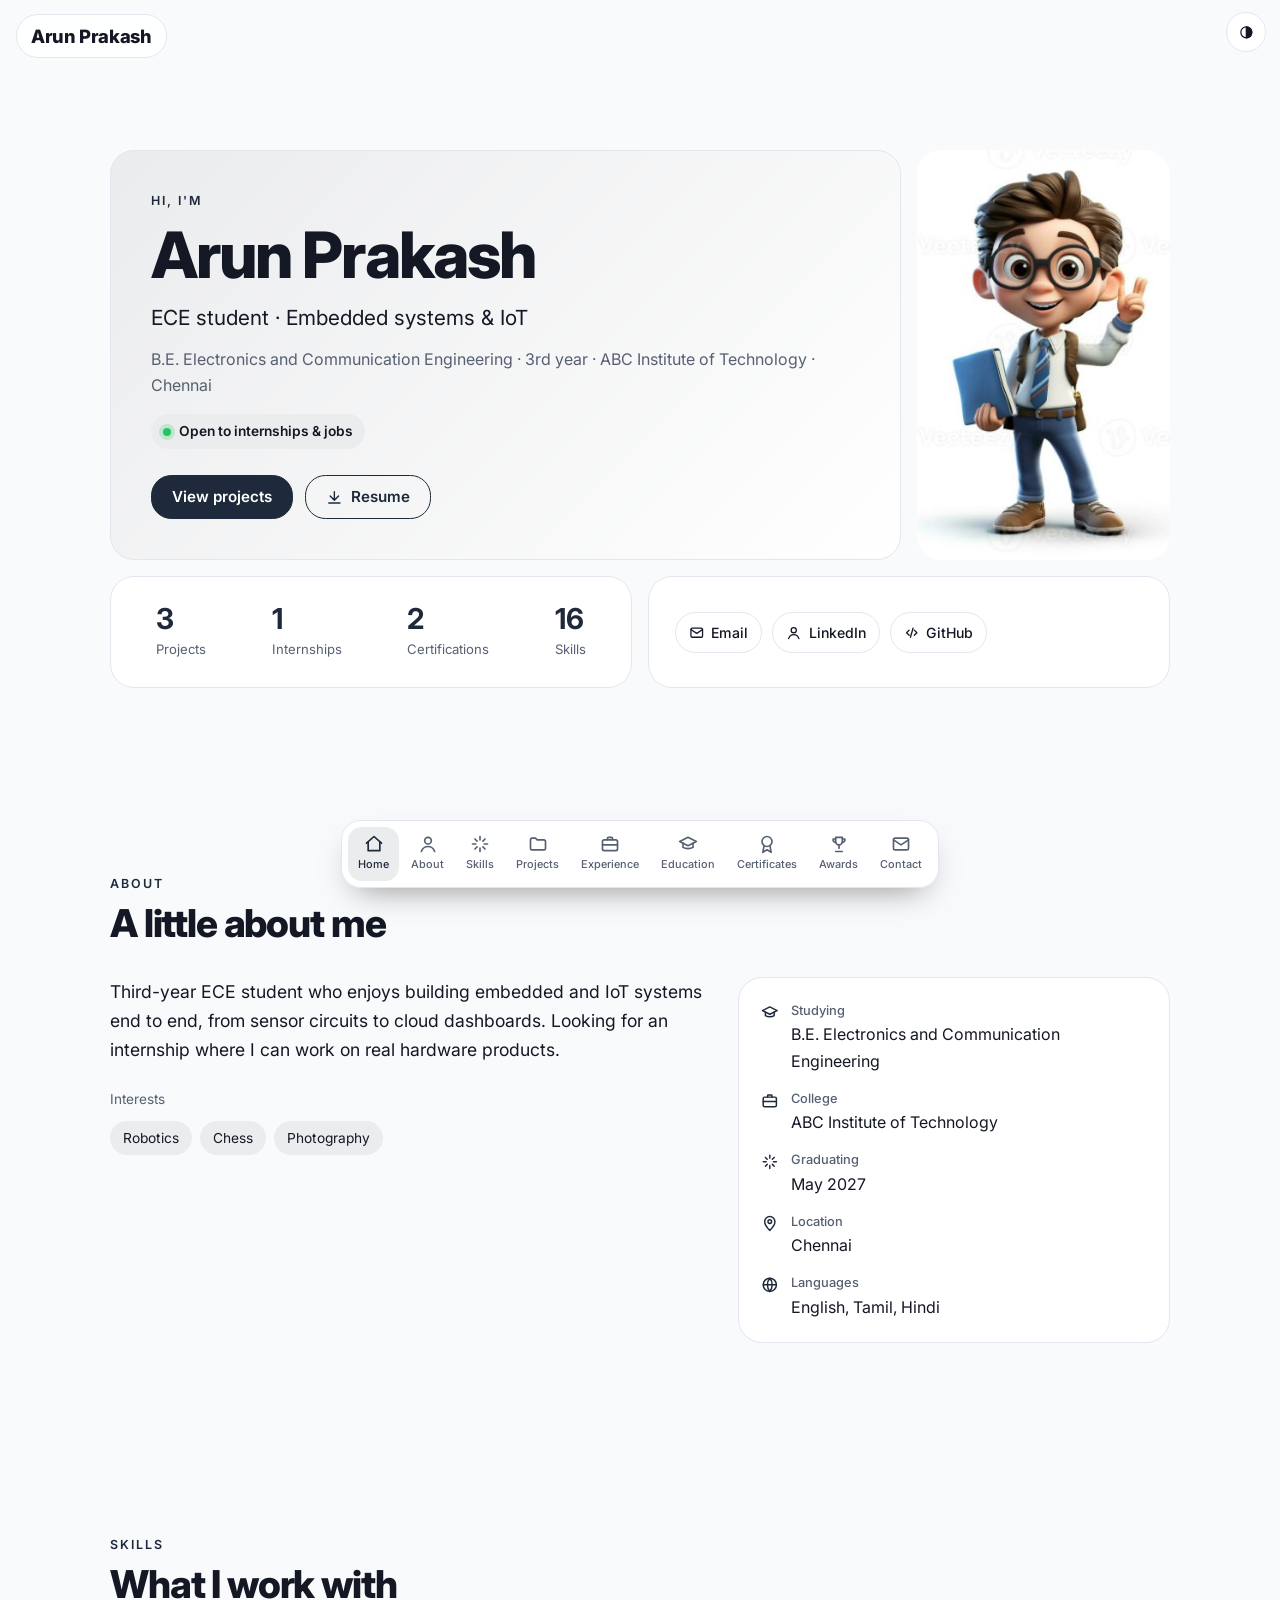
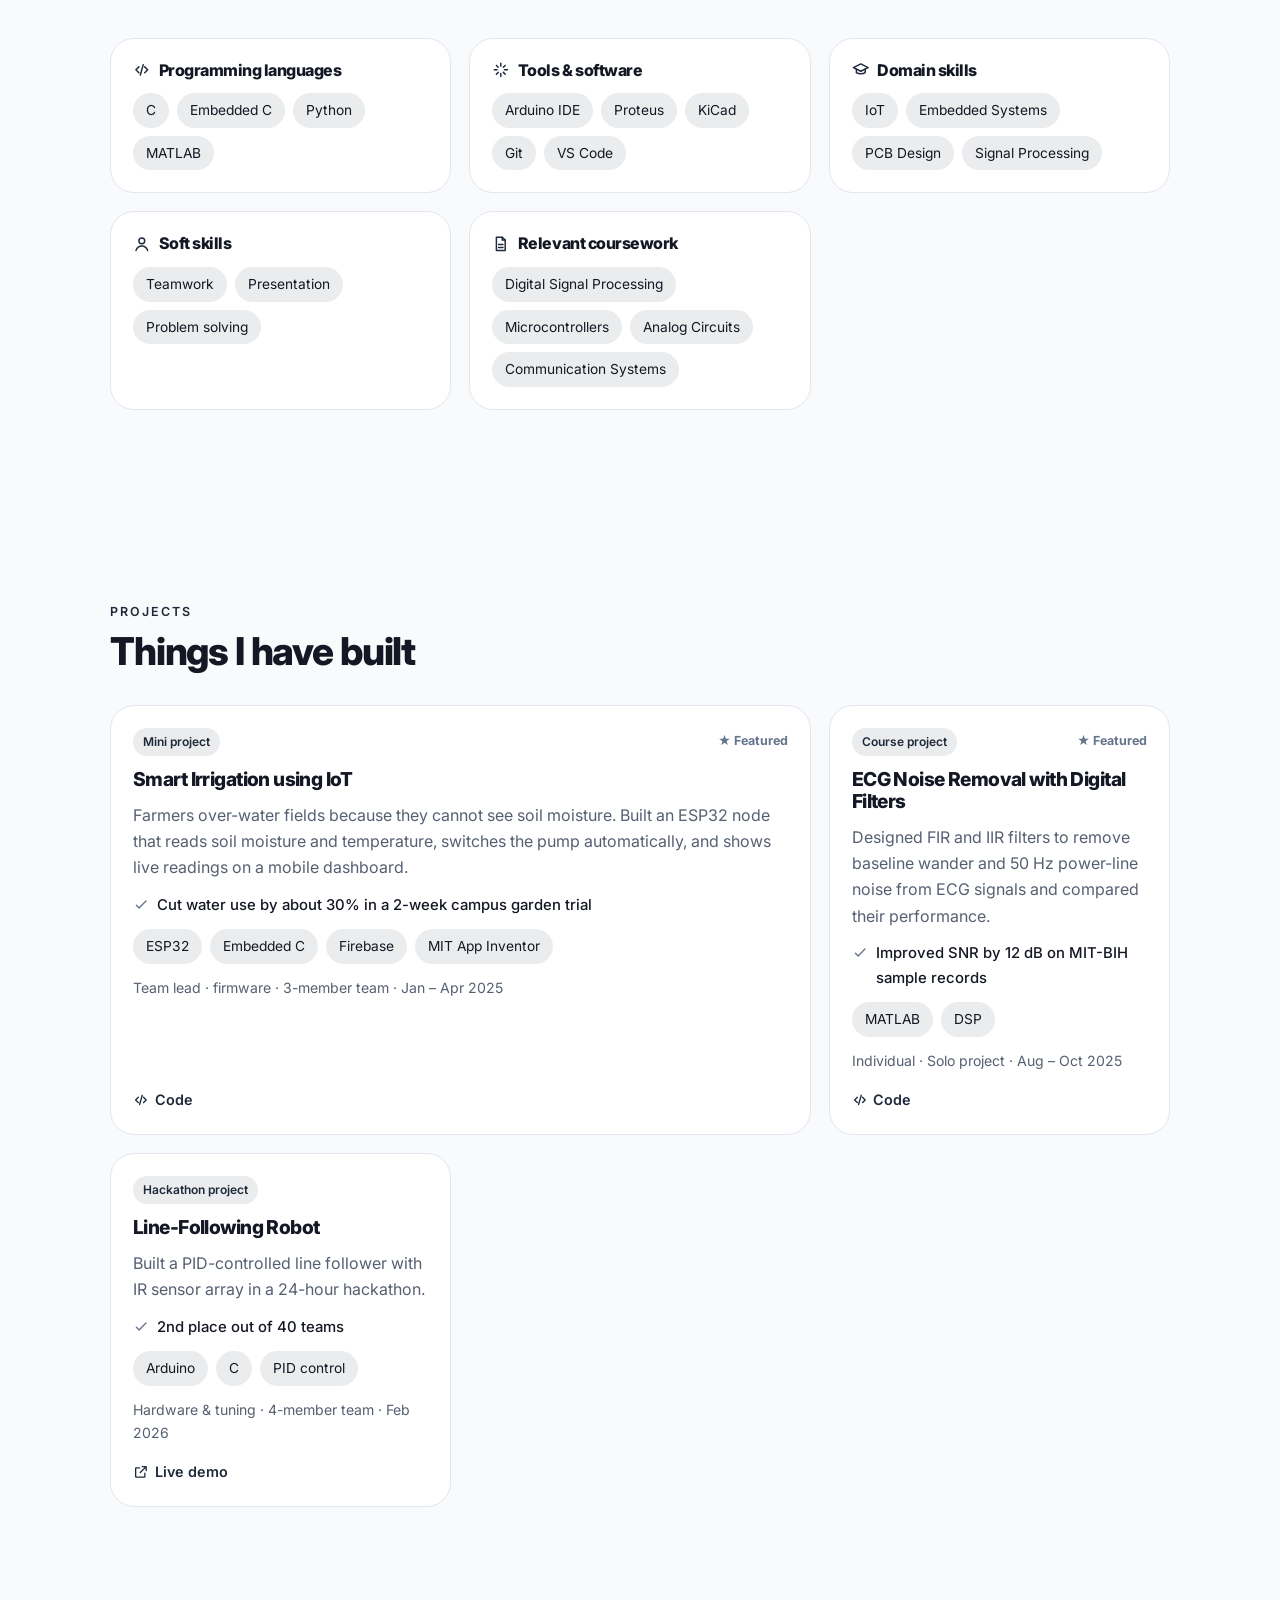
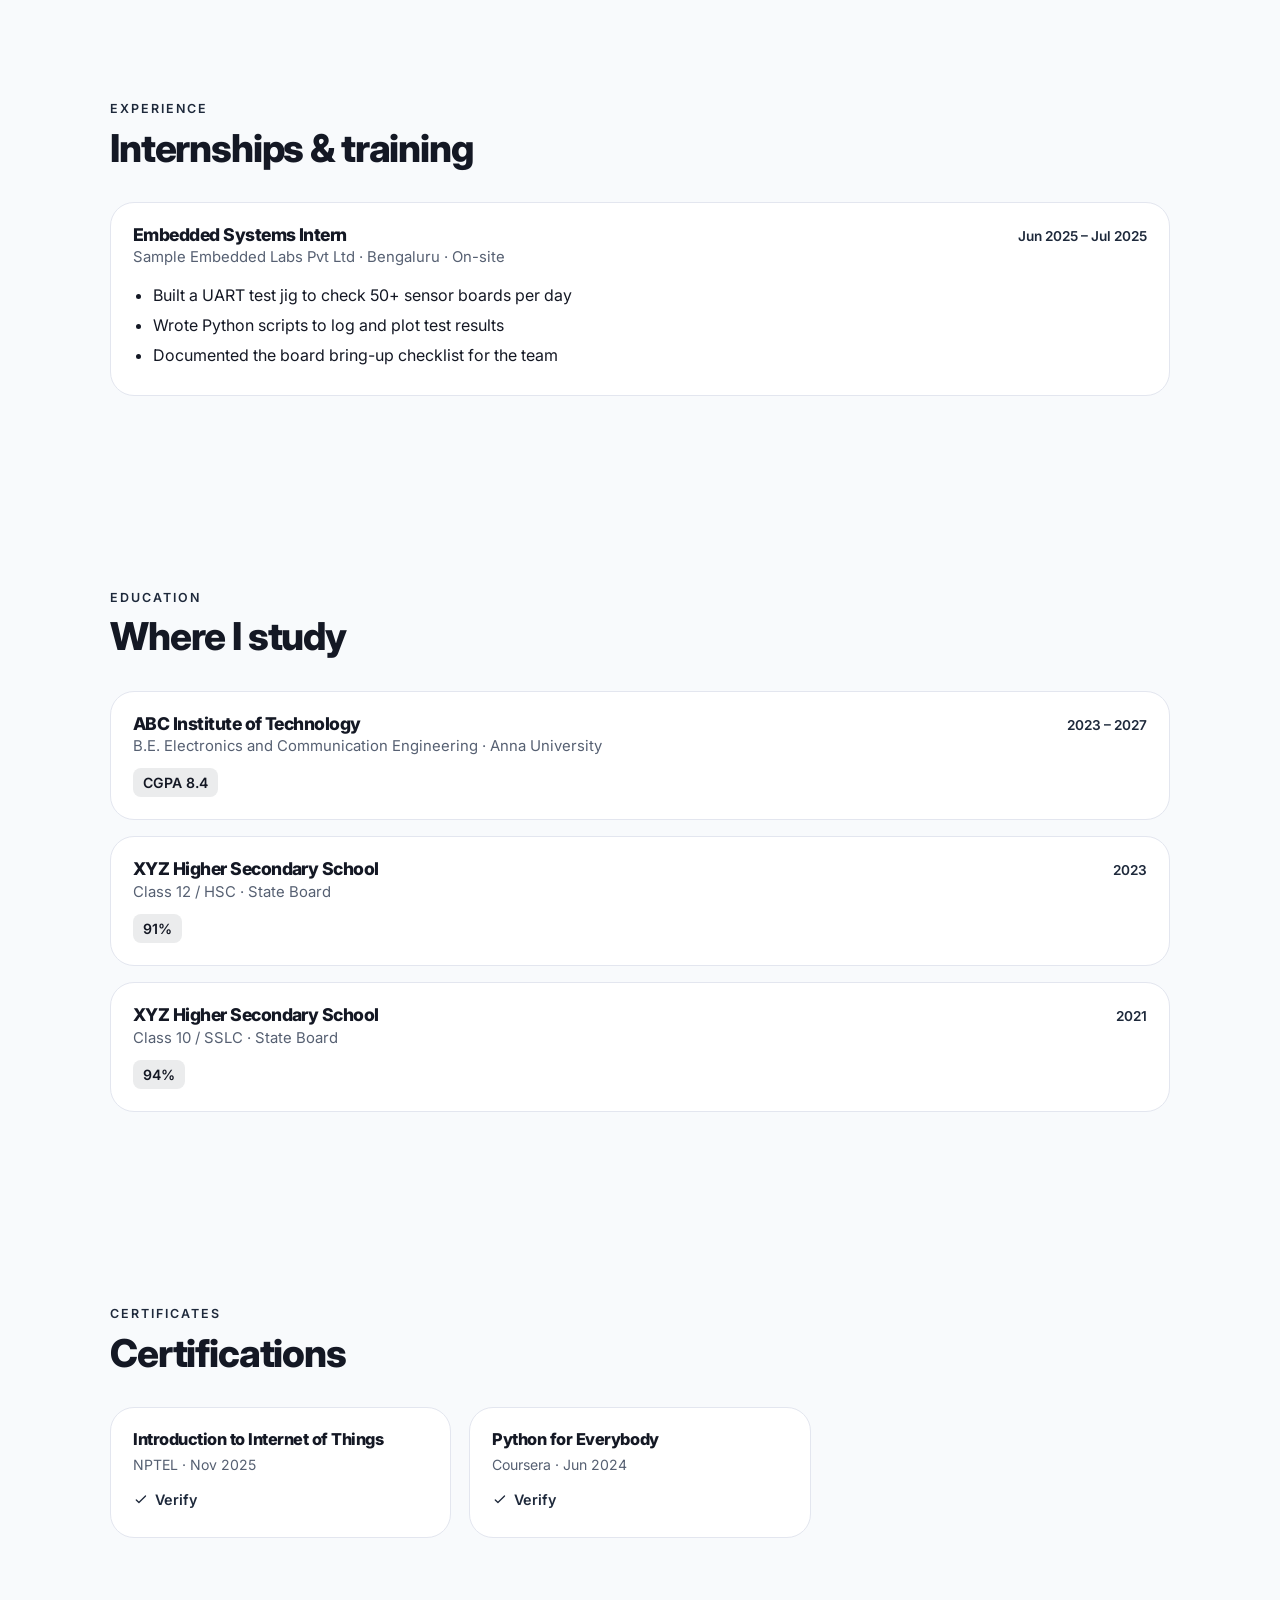
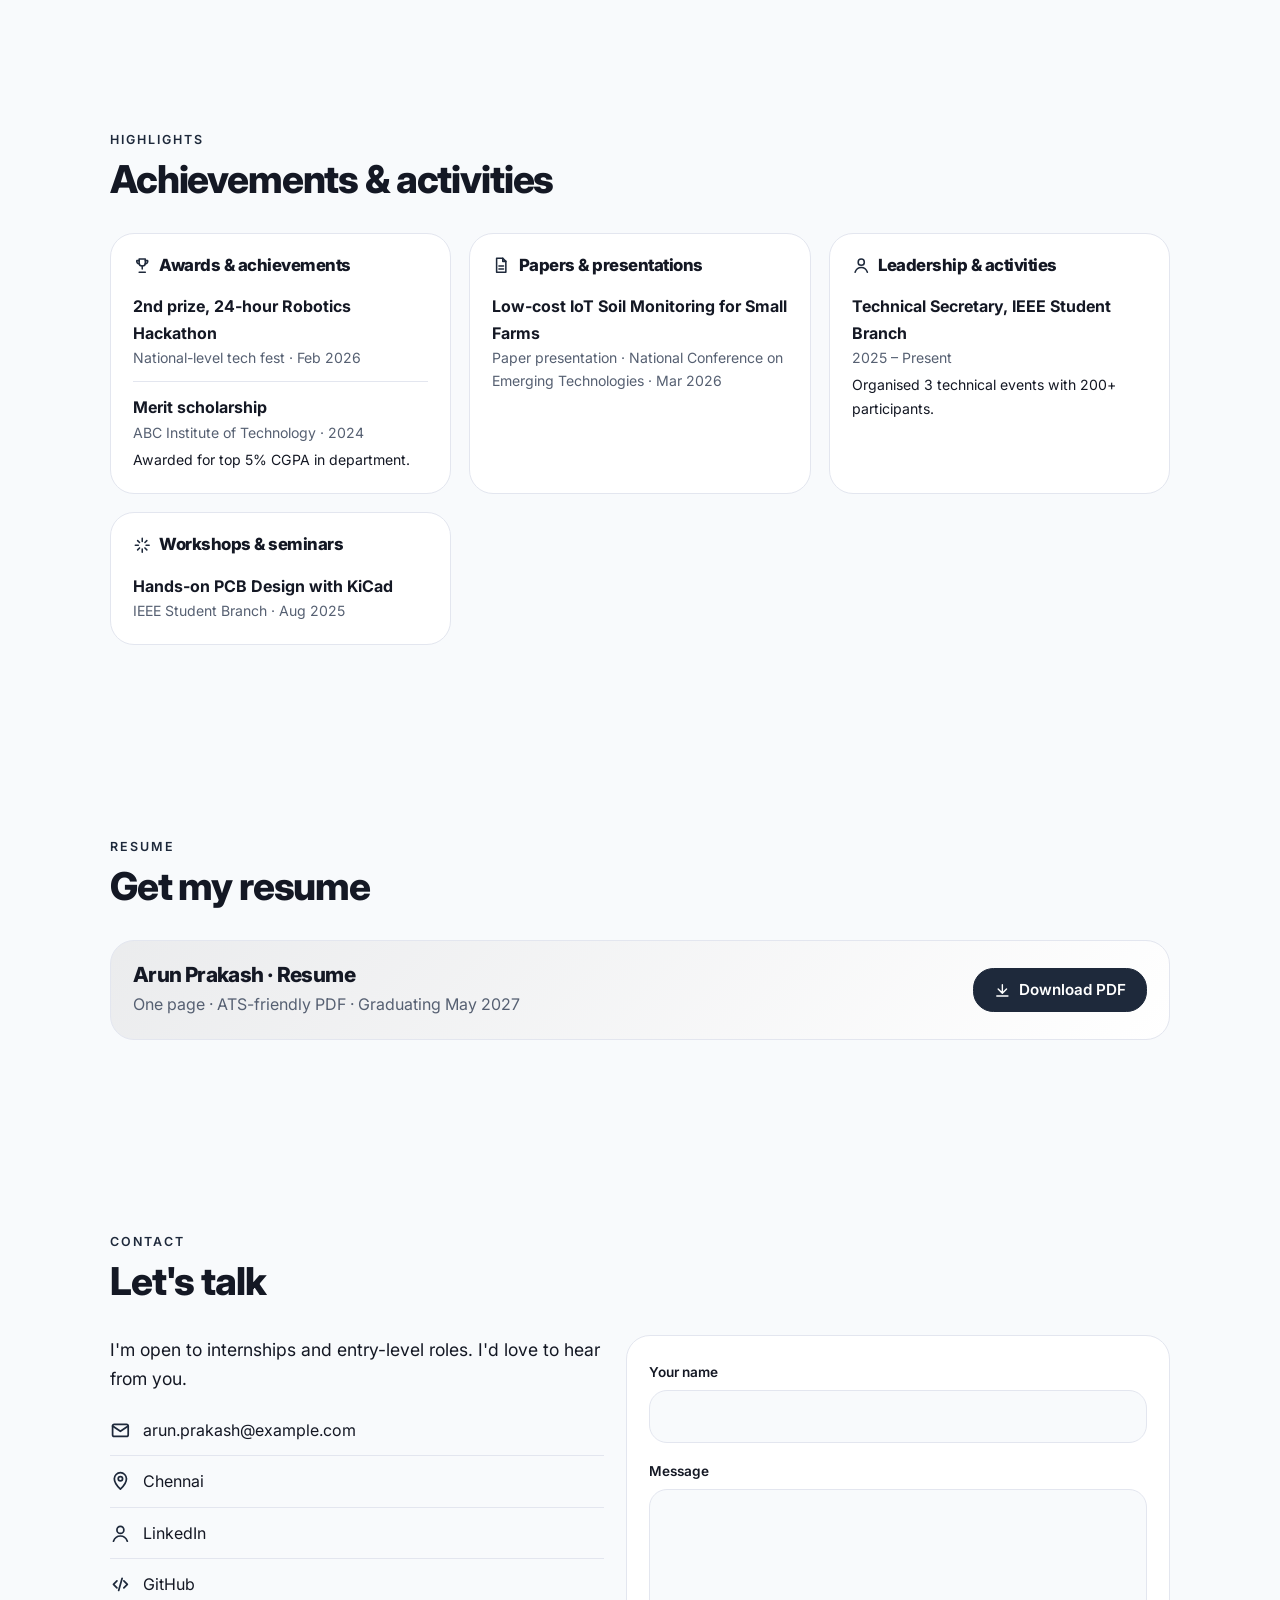
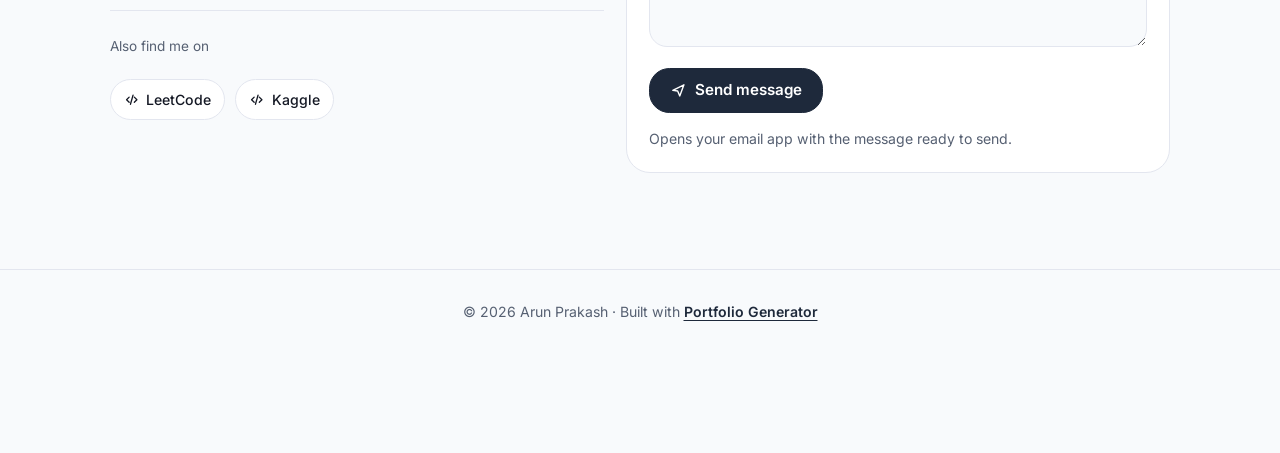
<file: index.html>
<!doctype html>
<html lang="en">
<head>
<meta charset="utf-8">
<meta name="viewport" content="width=device-width,initial-scale=1">
<title>Arun Prakash · Portfolio</title>
<meta name="description" content="ECE student · Embedded systems &amp; IoT">
<meta name="author" content="Arun Prakash">
<meta property="og:type" content="website">
<meta property="og:title" content="Arun Prakash · Portfolio">
<meta property="og:description" content="ECE student · Embedded systems &amp; IoT">
<meta property="og:url" content="https://arunprakash.github.io/portfolio/">
<link rel="canonical" href="https://arunprakash.github.io/portfolio/">
<meta property="og:image" content="https://arunprakash.github.io/portfolio/assets/img/profile.jpg">
<meta name="theme-color" content="#1e293b">
<meta name="color-scheme" content="light dark">
<link rel="icon" href="data:image/svg+xml,%3Csvg%20xmlns%3D%22http%3A%2F%2Fwww.w3.org%2F2000%2Fsvg%22%20viewBox%3D%220%200%2064%2064%22%3E%3Crect%20width%3D%2264%22%20height%3D%2264%22%20rx%3D%2216%22%20fill%3D%22%231e293b%22%2F%3E%3Ctext%20x%3D%2232%22%20y%3D%2245%22%20font-family%3D%22Arial%2Csans-serif%22%20font-size%3D%2236%22%20font-weight%3D%22800%22%20fill%3D%22%23fff%22%20text-anchor%3D%22middle%22%3EA%3C%2Ftext%3E%3C%2Fsvg%3E">
<link rel="preconnect" href="https://fonts.googleapis.com">
<link rel="preconnect" href="https://fonts.gstatic.com" crossorigin>
<link rel="stylesheet" href="https://fonts.googleapis.com/css2?family=Inter:wght@400;500;600;700;800&display=swap">
<link rel="stylesheet" href="css/style.css">
</head>
<body class="L-bento N-dock A-slide F-modern">
<header class="nav" id="nav"><a class="brand" href="#home">Arun Prakash</a><nav class="links" aria-label="Sections"><a href="#home"><svg class="i" viewBox="0 0 24 24" aria-hidden="true"><path d="M3 11l9-8 9 8"/><path d="M5 10v10h14V10"/></svg><span>Home</span></a><a href="#about"><svg class="i" viewBox="0 0 24 24" aria-hidden="true"><circle cx="12" cy="8" r="4"/><path d="M4 21c1.5-4 4.5-6 8-6s6.5 2 8 6"/></svg><span>About</span></a><a href="#skills"><svg class="i" viewBox="0 0 24 24" aria-hidden="true"><path d="M12 3v4M12 17v4M3 12h4M17 12h4M6 6l2.5 2.5M15.5 15.5L18 18M18 6l-2.5 2.5M8.5 15.5L6 18"/></svg><span>Skills</span></a><a href="#projects"><svg class="i" viewBox="0 0 24 24" aria-hidden="true"><path d="M3 7a2 2 0 0 1 2-2h4l2 2h8a2 2 0 0 1 2 2v8a2 2 0 0 1-2 2H5a2 2 0 0 1-2-2z"/></svg><span>Projects</span></a><a href="#experience"><svg class="i" viewBox="0 0 24 24" aria-hidden="true"><rect x="3" y="7" width="18" height="13" rx="2"/><path d="M9 7V5a1 1 0 0 1 1-1h4a1 1 0 0 1 1 1v2M3 13h18"/></svg><span>Experience</span></a><a href="#education"><svg class="i" viewBox="0 0 24 24" aria-hidden="true"><path d="M2 9l10-5 10 5-10 5z"/><path d="M6 11v5c3 2 9 2 12 0v-5"/></svg><span>Education</span></a><a href="#certifications"><svg class="i" viewBox="0 0 24 24" aria-hidden="true"><circle cx="12" cy="9" r="6"/><path d="M8.5 14L7 22l5-3 5 3-1.5-8"/></svg><span>Certificates</span></a><a href="#achievements"><svg class="i" viewBox="0 0 24 24" aria-hidden="true"><path d="M8 4h8v5a4 4 0 0 1-8 0z"/><path d="M8 6H5a3 3 0 0 0 3 4M16 6h3a3 3 0 0 1-3 4M12 13v4M8 21h8"/></svg><span>Awards</span></a><a href="#contact"><svg class="i" viewBox="0 0 24 24" aria-hidden="true"><rect x="3" y="5" width="18" height="14" rx="2"/><path d="M3 7l9 6 9-6"/></svg><span>Contact</span></a></nav><div class="tools"><button class="ib tt" id="themeToggle" type="button" aria-label="Switch light or dark mode" title="Light / dark"><svg class="i" viewBox="0 0 24 24" aria-hidden="true"><circle cx="12" cy="12" r="9"/><path d="M12 3a9 9 0 0 1 0 18z" fill="currentColor"/></svg></button><button class="ib burger" id="burger" type="button" aria-label="Open menu" aria-expanded="false"><svg class="i" viewBox="0 0 24 24" aria-hidden="true"><path d="M4 7h16M4 12h16M4 17h16"/></svg></button></div></header>
<section id="home" class="hero"><div class="wrap hero-inner"><div class="hero-photo rv"><img src="assets/img/profile.jpg" alt="Arun Prakash" width="480" height="480"></div><div class="hero-text rv"><p class="eyebrow">Hi, I'm</p><h1>Arun Prakash</h1><p class="headline">ECE student · Embedded systems &amp; IoT</p><p class="meta">B.E. Electronics and Communication Engineering · 3rd year · ABC Institute of Technology · Chennai</p><span class="badge"><i class="dot"></i>Open to internships &amp; jobs</span><div class="ctas"><a class="btn primary" href="#projects">View projects</a><a class="btn ghost" href="assets/resume/Arun_Prakash_Resume.pdf" download><svg class="i" viewBox="0 0 24 24" aria-hidden="true"><path d="M12 4v12M6 10l6 6 6-6M4 20h16"/></svg>Resume</a></div></div><div class="hero-stats rv"><div class="stat"><b>3</b><span>Projects</span></div><div class="stat"><b>1</b><span>Internships</span></div><div class="stat"><b>2</b><span>Certifications</span></div><div class="stat"><b>16</b><span>Skills</span></div></div><div class="hero-social rv"><a class="social" href="mailto:arun.prakash@example.com" aria-label="Email"><svg class="i" viewBox="0 0 24 24" aria-hidden="true"><rect x="3" y="5" width="18" height="14" rx="2"/><path d="M3 7l9 6 9-6"/></svg><span>Email</span></a><a class="social" href="https://www.linkedin.com/in/arun-prakash-example" target="_blank" rel="noopener" aria-label="LinkedIn"><svg class="i" viewBox="0 0 24 24" aria-hidden="true"><circle cx="12" cy="8" r="4"/><path d="M4 21c1.5-4 4.5-6 8-6s6.5 2 8 6"/></svg><span>LinkedIn</span></a><a class="social" href="https://github.com/arun-prakash-example" target="_blank" rel="noopener" aria-label="GitHub"><svg class="i" viewBox="0 0 24 24" aria-hidden="true"><path d="M8 8l-4 4 4 4M16 8l4 4-4 4M14 5l-4 14"/></svg><span>GitHub</span></a></div></div></section>
<main class="content">
<section id="about" class="sec"><div class="wrap"><div class="sh rv"><p class="eyebrow">About</p><h2>A little about me</h2></div><div class="sb"><div class="about"><div class="rv"><p class="lead">Third-year ECE student who enjoys building embedded and IoT systems end to end, from sensor circuits to cloud dashboards. Looking for an internship where I can work on real hardware products.</p><p class="label">Interests</p><ul class="chips"><li>Robotics</li><li>Chess</li><li>Photography</li></ul></div><div class="card facts rv"><div class="fact"><svg class="i" viewBox="0 0 24 24" aria-hidden="true"><path d="M2 9l10-5 10 5-10 5z"/><path d="M6 11v5c3 2 9 2 12 0v-5"/></svg><div><b>Studying</b>B.E. Electronics and Communication Engineering</div></div><div class="fact"><svg class="i" viewBox="0 0 24 24" aria-hidden="true"><rect x="3" y="7" width="18" height="13" rx="2"/><path d="M9 7V5a1 1 0 0 1 1-1h4a1 1 0 0 1 1 1v2M3 13h18"/></svg><div><b>College</b>ABC Institute of Technology</div></div><div class="fact"><svg class="i" viewBox="0 0 24 24" aria-hidden="true"><path d="M12 3v4M12 17v4M3 12h4M17 12h4M6 6l2.5 2.5M15.5 15.5L18 18M18 6l-2.5 2.5M8.5 15.5L6 18"/></svg><div><b>Graduating</b>May 2027</div></div><div class="fact"><svg class="i" viewBox="0 0 24 24" aria-hidden="true"><path d="M12 21s-7-6.5-7-12a7 7 0 0 1 14 0c0 5.5-7 12-7 12z"/><circle cx="12" cy="9" r="2.5"/></svg><div><b>Location</b>Chennai</div></div><div class="fact"><svg class="i" viewBox="0 0 24 24" aria-hidden="true"><circle cx="12" cy="12" r="9"/><path d="M3 12h18M12 3a14 14 0 0 1 0 18M12 3a14 14 0 0 0 0 18"/></svg><div><b>Languages</b>English, Tamil, Hindi</div></div></div></div></div></div></section>
<section id="skills" class="sec"><div class="wrap"><div class="sh rv"><p class="eyebrow">Skills</p><h2>What I work with</h2></div><div class="sb"><div class="skillgroups"><div class="card rv"><h3><svg class="i" viewBox="0 0 24 24" aria-hidden="true"><path d="M8 8l-4 4 4 4M16 8l4 4-4 4M14 5l-4 14"/></svg>Programming languages</h3><ul class="chips"><li>C</li><li>Embedded C</li><li>Python</li><li>MATLAB</li></ul></div><div class="card rv"><h3><svg class="i" viewBox="0 0 24 24" aria-hidden="true"><path d="M12 3v4M12 17v4M3 12h4M17 12h4M6 6l2.5 2.5M15.5 15.5L18 18M18 6l-2.5 2.5M8.5 15.5L6 18"/></svg>Tools & software</h3><ul class="chips"><li>Arduino IDE</li><li>Proteus</li><li>KiCad</li><li>Git</li><li>VS Code</li></ul></div><div class="card rv"><h3><svg class="i" viewBox="0 0 24 24" aria-hidden="true"><path d="M2 9l10-5 10 5-10 5z"/><path d="M6 11v5c3 2 9 2 12 0v-5"/></svg>Domain skills</h3><ul class="chips"><li>IoT</li><li>Embedded Systems</li><li>PCB Design</li><li>Signal Processing</li></ul></div><div class="card rv"><h3><svg class="i" viewBox="0 0 24 24" aria-hidden="true"><circle cx="12" cy="8" r="4"/><path d="M4 21c1.5-4 4.5-6 8-6s6.5 2 8 6"/></svg>Soft skills</h3><ul class="chips"><li>Teamwork</li><li>Presentation</li><li>Problem solving</li></ul></div><div class="card rv"><h3><svg class="i" viewBox="0 0 24 24" aria-hidden="true"><path d="M6 3h8l4 4v14H6z"/><path d="M14 3v4h4M9 13h6M9 17h6"/></svg>Relevant coursework</h3><ul class="chips"><li>Digital Signal Processing</li><li>Microcontrollers</li><li>Analog Circuits</li><li>Communication Systems</li></ul></div></div></div></div></section>
<section id="projects" class="sec"><div class="wrap"><div class="sh rv"><p class="eyebrow">Projects</p><h2>Things I have built</h2></div><div class="sb"><div class="grid"><article class="card proj rv" data-cat="Mini project"><div class="proj-top"><span class="tag">Mini project</span><span class="star">★ Featured</span></div><h3>Smart Irrigation using IoT</h3><p class="muted">Farmers over-water fields because they cannot see soil moisture. Built an ESP32 node that reads soil moisture and temperature, switches the pump automatically, and shows live readings on a mobile dashboard.</p><p class="outcome"><svg class="i" viewBox="0 0 24 24" aria-hidden="true"><path d="M5 12l4 4 10-10"/></svg><span>Cut water use by about 30% in a 2-week campus garden trial</span></p><ul class="chips"><li>ESP32</li><li>Embedded C</li><li>Firebase</li><li>MIT App Inventor</li></ul><p class="small muted">Team lead · firmware · 3-member team · Jan – Apr 2025</p><div class="plinks"><a href="https://github.com/arun-prakash-example/smart-irrigation" target="_blank" rel="noopener"><svg class="i" viewBox="0 0 24 24" aria-hidden="true"><path d="M8 8l-4 4 4 4M16 8l4 4-4 4M14 5l-4 14"/></svg>Code</a></div></article><article class="card proj rv" data-cat="Course project"><div class="proj-top"><span class="tag">Course project</span><span class="star">★ Featured</span></div><h3>ECG Noise Removal with Digital Filters</h3><p class="muted">Designed FIR and IIR filters to remove baseline wander and 50 Hz power-line noise from ECG signals and compared their performance.</p><p class="outcome"><svg class="i" viewBox="0 0 24 24" aria-hidden="true"><path d="M5 12l4 4 10-10"/></svg><span>Improved SNR by 12 dB on MIT-BIH sample records</span></p><ul class="chips"><li>MATLAB</li><li>DSP</li></ul><p class="small muted">Individual · Solo project · Aug – Oct 2025</p><div class="plinks"><a href="https://github.com/arun-prakash-example/ecg-filters" target="_blank" rel="noopener"><svg class="i" viewBox="0 0 24 24" aria-hidden="true"><path d="M8 8l-4 4 4 4M16 8l4 4-4 4M14 5l-4 14"/></svg>Code</a></div></article><article class="card proj rv" data-cat="Hackathon project"><div class="proj-top"><span class="tag">Hackathon project</span></div><h3>Line-Following Robot</h3><p class="muted">Built a PID-controlled line follower with IR sensor array in a 24-hour hackathon.</p><p class="outcome"><svg class="i" viewBox="0 0 24 24" aria-hidden="true"><path d="M5 12l4 4 10-10"/></svg><span>2nd place out of 40 teams</span></p><ul class="chips"><li>Arduino</li><li>C</li><li>PID control</li></ul><p class="small muted">Hardware &amp; tuning · 4-member team · Feb 2026</p><div class="plinks"><a href="https://youtube.com/watch?v=example" target="_blank" rel="noopener"><svg class="i" viewBox="0 0 24 24" aria-hidden="true"><path d="M14 4h6v6M20 4l-9 9M18 14v5a1 1 0 0 1-1 1H5a1 1 0 0 1-1-1V7a1 1 0 0 1 1-1h5"/></svg>Live demo</a></div></article></div></div></div></section>
<section id="experience" class="sec"><div class="wrap"><div class="sh rv"><p class="eyebrow">Experience</p><h2>Internships & training</h2></div><div class="sb"><div class="list"><article class="card entry rv"><div class="entry-head"><div><h3>Embedded Systems Intern</h3><p class="org">Sample Embedded Labs Pvt Ltd · Bengaluru · On-site</p></div><span class="when">Jun 2025 – Jul 2025</span></div><ul class="bullets"><li>Built a UART test jig to check 50+ sensor boards per day</li><li>Wrote Python scripts to log and plot test results</li><li>Documented the board bring-up checklist for the team</li></ul></article></div></div></div></section>
<section id="education" class="sec"><div class="wrap"><div class="sh rv"><p class="eyebrow">Education</p><h2>Where I study</h2></div><div class="sb"><div class="list"><article class="card entry rv"><div class="entry-head"><div><h3>ABC Institute of Technology</h3><p class="org">B.E. Electronics and Communication Engineering · Anna University</p></div><span class="when">2023 – 2027</span></div><span class="score">CGPA 8.4</span></article><article class="card entry rv"><div class="entry-head"><div><h3>XYZ Higher Secondary School</h3><p class="org">Class 12 / HSC · State Board</p></div><span class="when">2023</span></div><span class="score">91%</span></article><article class="card entry rv"><div class="entry-head"><div><h3>XYZ Higher Secondary School</h3><p class="org">Class 10 / SSLC · State Board</p></div><span class="when">2021</span></div><span class="score">94%</span></article></div></div></div></section>
<section id="certifications" class="sec"><div class="wrap"><div class="sh rv"><p class="eyebrow">Certificates</p><h2>Certifications</h2></div><div class="sb"><div class="grid"><article class="card cert rv"><h3>Introduction to Internet of Things</h3><p class="small muted">NPTEL · Nov 2025</p><a class="verify" href="https://nptel.ac.in/" target="_blank" rel="noopener"><svg class="i" viewBox="0 0 24 24" aria-hidden="true"><path d="M5 12l4 4 10-10"/></svg>Verify</a></article><article class="card cert rv"><h3>Python for Everybody</h3><p class="small muted">Coursera · Jun 2024</p><a class="verify" href="https://www.coursera.org/" target="_blank" rel="noopener"><svg class="i" viewBox="0 0 24 24" aria-hidden="true"><path d="M5 12l4 4 10-10"/></svg>Verify</a></article></div></div></div></section>
<section id="achievements" class="sec"><div class="wrap"><div class="sh rv"><p class="eyebrow">Highlights</p><h2>Achievements & activities</h2></div><div class="sb"><div class="hl"><div class="card rv"><h3 class="gt"><svg class="i" viewBox="0 0 24 24" aria-hidden="true"><path d="M8 4h8v5a4 4 0 0 1-8 0z"/><path d="M8 6H5a3 3 0 0 0 3 4M16 6h3a3 3 0 0 1-3 4M12 13v4M8 21h8"/></svg>Awards & achievements</h3><div class="hl-item"><b>2nd prize, 24-hour Robotics Hackathon</b><span class="small muted">National-level tech fest · Feb 2026</span></div><div class="hl-item"><b>Merit scholarship</b><span class="small muted">ABC Institute of Technology · 2024</span><p class="small">Awarded for top 5% CGPA in department.</p></div></div><div class="card rv"><h3 class="gt"><svg class="i" viewBox="0 0 24 24" aria-hidden="true"><path d="M6 3h8l4 4v14H6z"/><path d="M14 3v4h4M9 13h6M9 17h6"/></svg>Papers & presentations</h3><div class="hl-item"><b>Low-cost IoT Soil Monitoring for Small Farms</b><span class="small muted">Paper presentation · National Conference on Emerging Technologies · Mar 2026</span></div></div><div class="card rv"><h3 class="gt"><svg class="i" viewBox="0 0 24 24" aria-hidden="true"><circle cx="12" cy="8" r="4"/><path d="M4 21c1.5-4 4.5-6 8-6s6.5 2 8 6"/></svg>Leadership & activities</h3><div class="hl-item"><b>Technical Secretary, IEEE Student Branch</b><span class="small muted">2025 – Present</span><p class="small">Organised 3 technical events with 200+ participants.</p></div></div><div class="card rv"><h3 class="gt"><svg class="i" viewBox="0 0 24 24" aria-hidden="true"><path d="M12 3v4M12 17v4M3 12h4M17 12h4M6 6l2.5 2.5M15.5 15.5L18 18M18 6l-2.5 2.5M8.5 15.5L6 18"/></svg>Workshops & seminars</h3><div class="hl-item"><b>Hands-on PCB Design with KiCad</b><span class="small muted">IEEE Student Branch · Aug 2025</span></div></div></div></div></div></section>
<section id="resume" class="sec"><div class="wrap"><div class="sh rv"><p class="eyebrow">Resume</p><h2>Get my resume</h2></div><div class="sb"><div class="card resume-card rv"><div><h3>Arun Prakash · Resume</h3><p class="muted">One page · ATS-friendly PDF · Graduating May 2027</p></div><a class="btn primary" href="assets/resume/Arun_Prakash_Resume.pdf" download><svg class="i" viewBox="0 0 24 24" aria-hidden="true"><path d="M12 4v12M6 10l6 6 6-6M4 20h16"/></svg>Download PDF</a></div></div></div></section>
<section id="contact" class="sec"><div class="wrap"><div class="sh rv"><p class="eyebrow">Contact</p><h2>Let's talk</h2></div><div class="sb"><div class="contact"><div class="rv"><p class="lead" style="margin-bottom:12px">I'm open to internships and entry-level roles. I'd love to hear from you.</p><div class="cline"><svg class="i" viewBox="0 0 24 24" aria-hidden="true"><rect x="3" y="5" width="18" height="14" rx="2"/><path d="M3 7l9 6 9-6"/></svg><span><a href="mailto:arun.prakash@example.com">arun.prakash@example.com</a></span></div><div class="cline"><svg class="i" viewBox="0 0 24 24" aria-hidden="true"><path d="M12 21s-7-6.5-7-12a7 7 0 0 1 14 0c0 5.5-7 12-7 12z"/><circle cx="12" cy="9" r="2.5"/></svg><span>Chennai</span></div><div class="cline"><svg class="i" viewBox="0 0 24 24" aria-hidden="true"><circle cx="12" cy="8" r="4"/><path d="M4 21c1.5-4 4.5-6 8-6s6.5 2 8 6"/></svg><span><a href="https://www.linkedin.com/in/arun-prakash-example" target="_blank" rel="noopener">LinkedIn</a></span></div><div class="cline"><svg class="i" viewBox="0 0 24 24" aria-hidden="true"><path d="M8 8l-4 4 4 4M16 8l4 4-4 4M14 5l-4 14"/></svg><span><a href="https://github.com/arun-prakash-example" target="_blank" rel="noopener">GitHub</a></span></div><p class="label">Also find me on</p><div class="profiles"><a class="social" href="https://leetcode.com/u/arun-example" target="_blank" rel="noopener"><svg class="i" viewBox="0 0 24 24" aria-hidden="true"><path d="M8 8l-4 4 4 4M16 8l4 4-4 4M14 5l-4 14"/></svg><span>LeetCode</span></a><a class="social" href="https://www.kaggle.com/arunexample" target="_blank" rel="noopener"><svg class="i" viewBox="0 0 24 24" aria-hidden="true"><path d="M8 8l-4 4 4 4M16 8l4 4-4 4M14 5l-4 14"/></svg><span>Kaggle</span></a></div></div><form class="card cf rv" id="cform" data-to="arun.prakash@example.com"><div><label for="cf-n">Your name</label><input id="cf-n" name="name" autocomplete="name" required></div><div><label for="cf-m">Message</label><textarea id="cf-m" name="message" rows="5" required></textarea></div><button class="btn primary" type="submit"><svg class="i" viewBox="0 0 24 24" aria-hidden="true"><path d="M4 12l16-8-6 16-3-7z"/></svg>Send message</button><p class="small muted">Opens your email app with the message ready to send.</p></form></div></div></div></section>
</main>
<footer class="foot"><div class="wrap">© <span id="yr"></span> Arun Prakash · Built with <a href="https://hemasri-kalaiselvan.github.io/portfolio-generator/" target="_blank" rel="noopener">Portfolio Generator</a></div></footer>
<a href="#home" class="totop" id="totop" aria-label="Back to top"><svg class="i" viewBox="0 0 24 24" aria-hidden="true"><path d="M12 19V5M6 11l6-6 6 6"/></svg></a>
<script src="js/main.js"></script>

</body>
</html>
</file>
<file: css/style.css>
/* Arun Prakash · Portfolio · design bento.slate.modern.dock.slide */
:root{--hf:'Inter',system-ui,sans-serif;--bf:'Inter',system-ui,sans-serif;--hw:800;--track:-0.03em;--hcase:none;--radius:16px;--accent:#1e293b;--accent2:#64748b;--bg:#f8fafc;--surface:#ffffff;--text:#141824;--muted:#566072;--line:#e3e6ef;--on-accent:#ffffff;--soft:color-mix(in srgb,var(--accent) 9%,var(--surface));color-scheme:light;}
@media (prefers-color-scheme:dark){:root:not([data-theme="light"]){--accent:#e2e8f0;--accent2:#94a3b8;--bg:#0b0f17;--surface:#161c28;--text:#eceef7;--muted:#a3aabd;--line:rgba(255,255,255,.10);--on-accent:#0b0f17;--soft:color-mix(in srgb,var(--accent) 16%,var(--surface));color-scheme:dark;}}
:root[data-theme="dark"]{--accent:#e2e8f0;--accent2:#94a3b8;--bg:#0b0f17;--surface:#161c28;--text:#eceef7;--muted:#a3aabd;--line:rgba(255,255,255,.10);--on-accent:#0b0f17;--soft:color-mix(in srgb,var(--accent) 16%,var(--surface));color-scheme:dark;}

*{box-sizing:border-box}
html{scroll-behavior:smooth;-webkit-text-size-adjust:100%}
body{margin:0;background:var(--bg);color:var(--text);font:16px/1.65 var(--bf);transition:background-color .3s,color .3s}
body.lock{overflow:hidden}
img{max-width:100%;display:block}
a{color:inherit;text-decoration:none}
h1,h2,h3{font-family:var(--hf);font-weight:var(--hw);letter-spacing:var(--track);line-height:1.15;margin:0}
p{margin:0}
.i{width:1.1em;height:1.1em;fill:none;stroke:currentColor;stroke-width:2;stroke-linecap:round;stroke-linejoin:round;flex:none;transition:transform .25s}
.wrap{max-width:1100px;margin:0 auto;padding:0 20px}
section{scroll-margin-top:76px}
.sec{padding:clamp(56px,9vw,96px) 0}
.sh{margin-bottom:32px}
.eyebrow{font-size:.78rem;font-weight:600;letter-spacing:.16em;text-transform:uppercase;color:var(--accent)}
.sh h2{font-size:clamp(1.7rem,4vw,2.4rem);margin-top:6px;text-transform:var(--hcase)}
.muted{color:var(--muted)}
.small{font-size:.88rem}
.lead{font-size:1.1rem}
.card{position:relative;background:var(--surface);border:1px solid var(--line);border-radius:var(--radius);padding:22px;transition:transform .3s,box-shadow .3s,border-color .3s,background-color .3s}
.grid{display:grid;grid-template-columns:repeat(auto-fill,minmax(min(100%,300px),1fr));gap:18px}
.chips{display:flex;flex-wrap:wrap;gap:8px;list-style:none;padding:0;margin:0}
.chips li{padding:5px 12px;border-radius:999px;background:var(--soft);font-size:.86rem;border:1px solid transparent;transition:.25s}
.btn{position:relative;overflow:hidden;display:inline-flex;align-items:center;gap:8px;padding:12px 20px;border-radius:calc(var(--radius) * .6 + 6px);font:600 .95rem/1.2 var(--bf);border:1.5px solid var(--accent);cursor:pointer;transition:transform .2s,box-shadow .25s,background-color .25s,color .25s}
.btn.primary{background:var(--accent);color:var(--on-accent)}
.btn.ghost{background:transparent;color:var(--accent)}
.btn:active{transform:scale(.97)}
.ripple{position:absolute;width:12px;height:12px;border-radius:50%;background:currentColor;opacity:.35;transform:translate(-50%,-50%) scale(0);animation:rip .6s ease-out forwards;pointer-events:none}
@keyframes rip{to{transform:translate(-50%,-50%) scale(30);opacity:0}}
.hero{padding:clamp(100px,14vw,150px) 0 clamp(56px,8vw,90px)}
.hero-photo{margin:8px 0 26px 8px;width:clamp(120px,22vw,170px);aspect-ratio:1;border-radius:50%;overflow:hidden;background:var(--soft);display:grid;place-items:center;box-shadow:0 0 0 6px var(--surface),0 0 0 8px var(--accent)}
.hero-photo img{width:100%;height:100%;object-fit:cover}
.initials{font-family:var(--hf);font-size:2.6rem;font-weight:700;color:var(--accent)}
.hero h1{font-size:clamp(2.3rem,7vw,4rem);margin:6px 0 10px}
.headline{font-size:clamp(1.05rem,2.4vw,1.3rem)}
.meta{color:var(--muted);margin-top:10px}
.badge{display:inline-flex;align-items:center;gap:8px;margin-top:16px;padding:6px 12px;border-radius:999px;background:var(--soft);font-size:.86rem;font-weight:600}
.badge .dot{width:8px;height:8px;border-radius:50%;background:#22c55e;box-shadow:0 0 0 4px rgba(34,197,94,.2);animation:pulse 2s infinite}
@keyframes pulse{50%{box-shadow:0 0 0 8px rgba(34,197,94,0)}}
.ctas{display:flex;flex-wrap:wrap;gap:12px;margin-top:26px}
.hero-stats{display:flex;flex-wrap:wrap;gap:28px;margin-top:34px}
.stat b{display:block;font-family:var(--hf);font-size:1.8rem;color:var(--accent);line-height:1.1}
.stat span{font-size:.82rem;color:var(--muted)}
.hero-social,.profiles{display:flex;flex-wrap:wrap;gap:10px;margin-top:22px}
.social{display:inline-flex;align-items:center;gap:7px;padding:8px 13px;border-radius:999px;border:1px solid var(--line);background:var(--surface);font-size:.88rem;font-weight:500;transition:.25s}
.social:hover{border-color:var(--accent);color:var(--accent)}
.about{display:grid;gap:24px}
@media(min-width:820px){.about{grid-template-columns:1.4fr 1fr}}
.facts{display:grid;gap:14px;align-content:start}
.fact{display:flex;gap:12px;align-items:flex-start}
.fact .i{color:var(--accent);margin-top:4px}
.fact b{display:block;font-size:.8rem;color:var(--muted);font-weight:500}
.label{font-size:.85rem;color:var(--muted);margin:24px 0 10px}
.skillgroups{display:grid;gap:18px;grid-template-columns:repeat(auto-fill,minmax(min(100%,260px),1fr))}
.skillgroups h3{font-size:1rem;margin-bottom:14px;display:flex;gap:8px;align-items:center}
.skillgroups h3 .i{color:var(--accent)}
.filters{display:flex;flex-wrap:wrap;gap:8px;margin-bottom:22px}
.filters button{font:500 .88rem var(--bf);padding:7px 14px;border-radius:999px;border:1px solid var(--line);background:var(--surface);color:var(--text);cursor:pointer;transition:.2s}
.filters button.active,.filters button:hover{background:var(--accent);color:var(--on-accent);border-color:var(--accent)}
.proj{display:flex;flex-direction:column;gap:12px}
.proj[hidden]{display:none}
.proj-top{display:flex;justify-content:space-between;gap:8px;align-items:center}
.tag{font-size:.75rem;font-weight:600;padding:4px 10px;border-radius:999px;background:var(--soft);color:var(--accent)}
.star{font-size:.78rem;font-weight:700;color:var(--accent2)}
.proj h3{font-size:1.2rem}
.outcome{display:flex;gap:8px;font-weight:500;font-size:.93rem}
.outcome .i{color:var(--accent2);margin-top:4px}
.plinks{display:flex;flex-wrap:wrap;gap:16px;margin-top:auto;padding-top:4px}
.plinks a,.verify{display:inline-flex;gap:6px;align-items:center;font-weight:600;font-size:.9rem;color:var(--accent)}
.list{display:grid;gap:16px}
.entry-head{display:flex;flex-wrap:wrap;justify-content:space-between;gap:6px 16px;align-items:baseline}
.entry h3{font-size:1.1rem}
.org{color:var(--muted);font-size:.93rem}
.when{font-size:.85rem;font-weight:600;color:var(--accent);white-space:nowrap}
.score{display:inline-block;margin-top:10px;font-weight:600;font-size:.88rem;padding:3px 10px;border-radius:8px;background:var(--soft)}
.bullets{margin:12px 0 0;padding-left:20px}
.bullets li{margin:4px 0}
.verify{margin-top:12px}
.cert h3{font-size:1.02rem;margin-bottom:4px}
.hl{display:grid;gap:18px;grid-template-columns:repeat(auto-fill,minmax(min(100%,340px),1fr))}
.gt{font-size:1.05rem;margin-bottom:6px;display:flex;align-items:center;gap:8px}
.gt .i{color:var(--accent)}
.hl-item{padding:12px 0;border-bottom:1px solid var(--line)}
.hl-item:last-child{border-bottom:0;padding-bottom:0}
.hl-item b,.hl-item span{display:block}
.hl-item p{margin-top:4px}
.resume-card{display:flex;flex-wrap:wrap;align-items:center;justify-content:space-between;gap:20px;background:linear-gradient(135deg,var(--soft),var(--surface))}
.resume-card h3{font-size:1.3rem;margin-bottom:4px}
.contact{display:grid;gap:22px}
@media(min-width:820px){.contact{grid-template-columns:1fr 1.1fr}}
.cline{display:flex;gap:12px;align-items:center;padding:12px 0;border-bottom:1px solid var(--line);overflow-wrap:anywhere}
.cline .i{color:var(--accent);width:1.3em;height:1.3em}
.cline a:hover{color:var(--accent)}
.cf{display:grid;gap:14px;align-content:start}
.cf label{font-size:.85rem;font-weight:600}
.cf input,.cf textarea{width:100%;font:inherit;padding:12px 14px;border-radius:calc(var(--radius) * .5 + 6px);border:1px solid var(--line);background:var(--bg);color:var(--text);outline:none;margin-top:6px}
.cf input:focus,.cf textarea:focus{border-color:var(--accent);box-shadow:0 0 0 3px var(--soft)}
.cf .btn{justify-self:start}
.foot{padding:30px 0 40px;text-align:center;color:var(--muted);font-size:.88rem;border-top:1px solid var(--line)}
.totop{position:fixed;right:18px;bottom:18px;width:44px;height:44px;border-radius:50%;display:grid;place-items:center;background:var(--accent);color:var(--on-accent);opacity:0;transform:translateY(12px);pointer-events:none;transition:.3s;z-index:40}
.totop.show{opacity:1;transform:none;pointer-events:auto}
.rv{opacity:0;transform:var(--rv,translateY(20px));transition:opacity .7s ease,transform .7s cubic-bezier(.2,.7,.2,1)}
.rv.in{opacity:1;transform:none}
.nav{z-index:50;display:flex;align-items:center;gap:12px}
.nav::before{content:"";position:absolute;inset:0;z-index:-1;border-radius:inherit;transition:.3s}
.brand{position:relative;z-index:2;font-family:var(--hf);font-weight:800;font-size:1.15rem;letter-spacing:-.02em;white-space:nowrap;overflow:hidden;text-overflow:ellipsis;min-width:0;max-width:calc(100vw - 140px)}
.foot a{color:var(--accent);font-weight:600;text-decoration:underline;text-underline-offset:3px}
.foot a:hover{text-decoration-thickness:2px}
.links{display:flex;gap:2px}
.links a{display:inline-flex;align-items:center;gap:7px;padding:8px 12px;border-radius:999px;font-size:.92rem;font-weight:500;color:var(--muted);transition:.2s}
.links a:hover,.links a.active{color:var(--accent);background:var(--soft)}
.links a .i{display:none}
.tools{position:relative;z-index:2;display:flex;gap:6px;margin-left:auto}
.ib{width:40px;height:40px;border-radius:50%;display:grid;place-items:center;border:1px solid var(--line);background:var(--surface);color:var(--text);cursor:pointer;transition:.2s}
.ib:hover{border-color:var(--accent);color:var(--accent)}
.burger{display:none}
body .nav.open .links{position:fixed;inset:0;z-index:1;display:flex;flex-direction:column;align-items:center;justify-content:center;gap:4px;background:var(--bg);transform:none;width:auto;max-width:none;padding:0;border:0;border-radius:0;box-shadow:none;animation:navfade .25s}
body .nav.open .links a{width:auto;height:auto;font-size:1.25rem;padding:12px 22px;color:var(--text);background:none;transform:none;flex-direction:row;border-radius:999px;animation:navup .4s backwards}
body .nav.open .links a:nth-child(2){animation-delay:.04s}body .nav.open .links a:nth-child(3){animation-delay:.08s}body .nav.open .links a:nth-child(4){animation-delay:.12s}body .nav.open .links a:nth-child(5){animation-delay:.16s}body .nav.open .links a:nth-child(6){animation-delay:.2s}body .nav.open .links a:nth-child(7){animation-delay:.24s}body .nav.open .links a:nth-child(8){animation-delay:.28s}body .nav.open .links a:nth-child(9){animation-delay:.32s}
body .nav.open .links a .i{display:inline;color:var(--accent)}
body .nav.open .links a span{position:static;opacity:1;transform:none;background:none;border:0;padding:0;font-size:inherit;color:inherit;display:inline}
body .nav.open .links a.active{color:var(--accent)}
@keyframes navfade{from{opacity:0}}
@keyframes navup{from{opacity:0;transform:translateY(14px)}}
@media (prefers-reduced-motion:reduce){*{animation:none!important;transition:none!important;scroll-behavior:auto!important}.rv{opacity:1;transform:none}}
@media print{.nav,.totop,.cf{display:none}.rv{opacity:1;transform:none}}

.N-dock{padding-bottom:20px}
.N-dock .nav::before{display:none}
.N-dock .brand{position:fixed;top:14px;left:16px;z-index:50;padding:6px 14px;border-radius:999px;background:color-mix(in srgb,var(--surface) 86%,transparent);border:1px solid var(--line);backdrop-filter:blur(12px)}
.N-dock .tools{position:fixed;top:12px;right:14px;z-index:50}
.N-dock .links{position:fixed;left:10px;right:10px;bottom:12px;margin:0 auto;width:fit-content;max-width:calc(100% - 20px);z-index:50;padding:6px;gap:2px;border-radius:20px;background:color-mix(in srgb,var(--surface) 88%,transparent);backdrop-filter:blur(14px);-webkit-backdrop-filter:blur(14px);border:1px solid var(--line);box-shadow:0 14px 34px -16px rgba(0,0,0,.5);overflow-x:auto;scrollbar-width:none}
.N-dock .links a{flex-direction:column;gap:2px;font-size:.68rem;padding:7px 10px;border-radius:14px}
.N-dock .links a .i{display:block;width:20px;height:20px}
.N-dock .links a:hover .i{transform:translateY(-3px) scale(1.15)}
.N-dock .foot{padding-bottom:110px}
.N-dock .totop{bottom:96px}
@media(max-width:640px){.N-dock .links a span{display:none}.N-dock .links a{padding:10px}}
.L-bento{--radius:24px}
.L-bento .hero-inner>*{margin-top:0;margin-bottom:14px}
.L-bento .hero-text,.L-bento .hero-stats,.L-bento .hero-social{background:var(--surface);border:1px solid var(--line);border-radius:var(--radius);padding:26px}
.L-bento .hero-text{background:linear-gradient(135deg,var(--soft),var(--surface))}
.L-bento .hero-photo{border-radius:var(--radius);box-shadow:none;width:150px;margin-left:0}
.L-bento .hero-stats{justify-content:space-around;align-items:center}
.L-bento .hero-social{align-content:center}
@media(min-width:820px){
 .L-bento .hero-inner{display:grid;grid-template-columns:repeat(4,1fr);gap:16px}
 .L-bento .hero-inner>*{margin:0}
 .L-bento .hero-text{grid-column:span 3;grid-row:span 2;padding:40px}
 .L-bento .hero-photo{grid-column:4;grid-row:1 / span 2;width:100%;height:100%;aspect-ratio:auto;min-height:260px}
 .L-bento .hero-stats{grid-column:span 2}
 .L-bento .hero-social{grid-column:span 2}
 .L-bento #projects .grid>.proj:first-child{grid-column:span 2}
}
.A-slide{--rv:translateX(-30px)}
.A-slide .card::before{content:"";position:absolute;left:-1px;top:14px;bottom:14px;width:4px;border-radius:4px;background:linear-gradient(var(--accent),var(--accent2));transform:scaleY(0);transform-origin:top;transition:transform .35s}
.A-slide .card:hover::before{transform:scaleY(1)}
.A-slide .card:hover{transform:translateX(4px);border-color:color-mix(in srgb,var(--accent) 30%,var(--line))}
.A-slide .plinks a,.A-slide .verify,.A-slide .cline a{background:linear-gradient(currentColor,currentColor) 0 100%/0 2px no-repeat;transition:background-size .3s}
.A-slide .plinks a:hover,.A-slide .verify:hover,.A-slide .cline a:hover{background-size:100% 2px}
.A-slide .btn:hover .i{transform:translateX(3px)}
.A-slide .chips li:hover{background:var(--accent);color:var(--on-accent)}
</file>
